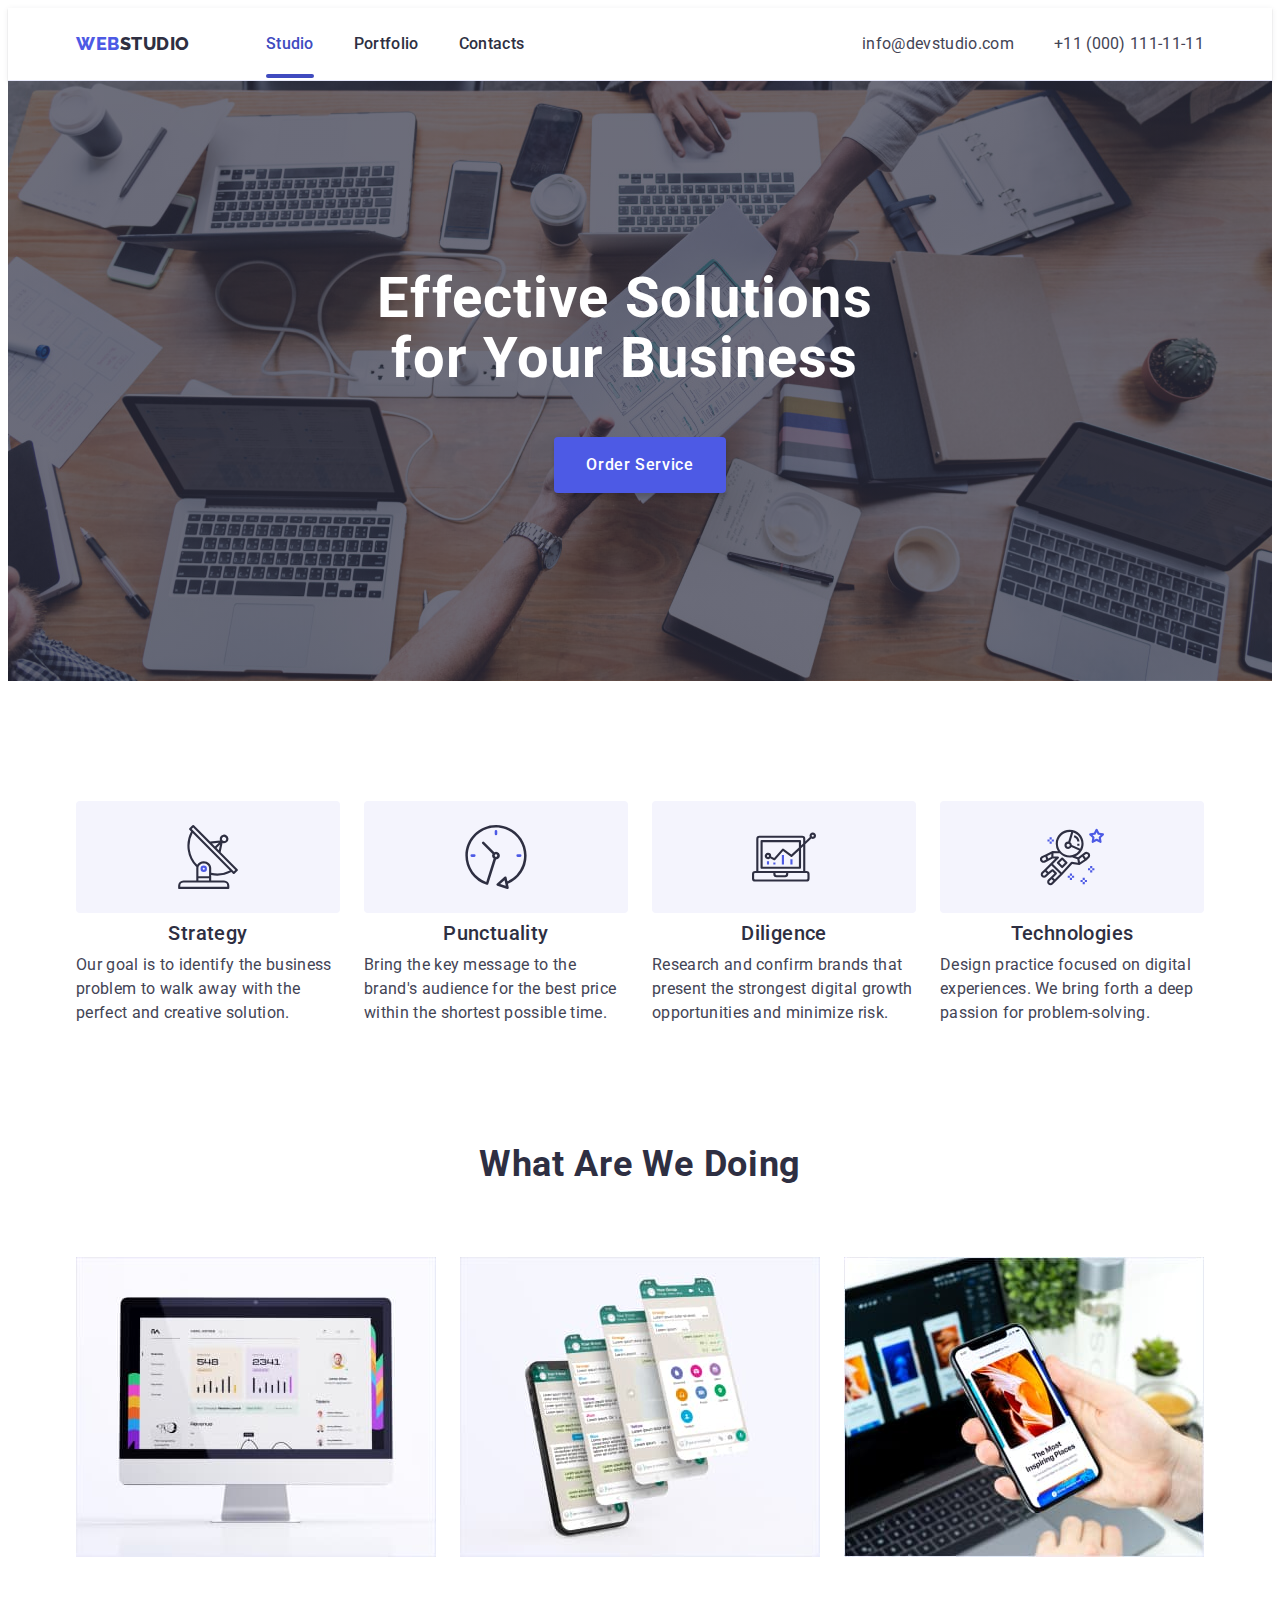
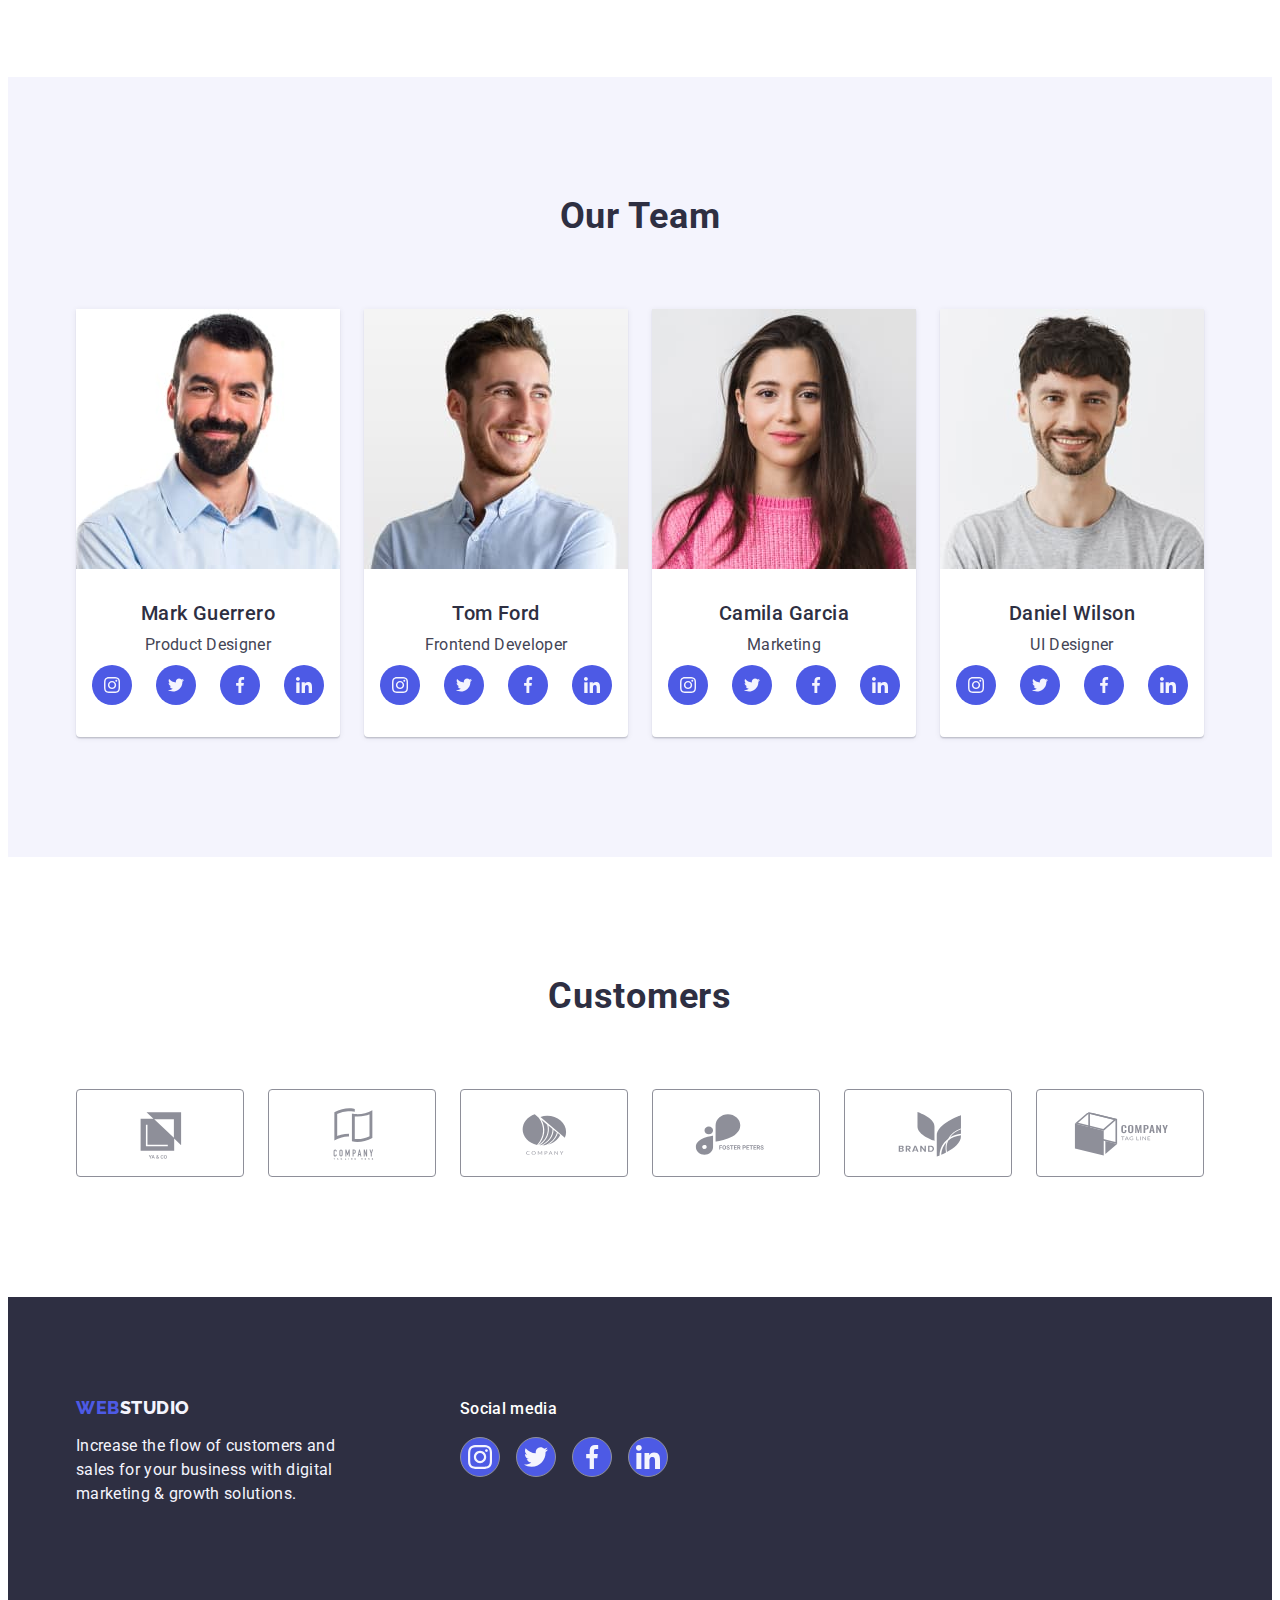
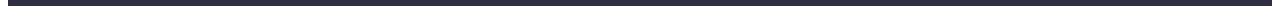
<file: index.html>
<!DOCTYPE html>
<html lang="en">
  <head>
    <meta charset="UTF-8" />
    <meta http-equiv="X-UA-Compatible" content="IE=edge" />
    <meta name="viewport" content="width=device-width, initial-scale=1.0" />
    <title>WebStudio - Studio</title>
    <link rel="preconnect" href="https://fonts.googleapis.com" />
    <link rel="preconnect" href="https://fonts.gstatic.com" crossorigin />
    <link
      href="https://fonts.googleapis.com/css2?family=Raleway:wght@800&family=Roboto:wght@400;500;700;900&display=swap"
      rel="stylesheet"
    />
    <link
      rel="stylesheet"
      href="https://cdnjs.cloudflare.com/ajax/libs/modern-normalize/2.0.0/modern-normalize.min.css"
      integrity="sha512-4xo8blKMVCiXpTaLzQSLSw3KFOVPWhm/TRtuPVc4WG6kUgjH6J03IBuG7JZPkcWMxJ5huwaBpOpnwYElP/m6wg=="
      crossorigin="anonymous"
      referrerpolicy="no-referrer"
    />
    <link rel="stylesheet" href="./css/styles.css" />
  </head>

  <body>
    <header class="header">
      <div class="header-container container">
        <!-- NAVIGATION ------------------->
        <nav class="header-nav">
          <a href="./index.html" class="header-logo link"
            >Web<span class="header-logo-span">Studio</span></a
          >
          <ul class="header-nav-list list">
            <li>
              <a
                href="./index.html"
                class="header-nav-list-item-link link current"
                >Studio</a
              >
            </li>
            <li>
              <a href="./portfolio.html" class="header-nav-list-item-link link"
                >Portfolio</a
              >
            </li>
            <li>
              <a href="" class="header-nav-list-item-link link">Contacts</a>
            </li>
          </ul>
        </nav>

        <!-- ADDRESS ------------------->
        <address class="address">
          <ul class="address-list list">
            <li>
              <a
                href="mailto:info@devstudio.com"
                class="header-address-list-item-link link"
                >info@devstudio.com</a
              >
            </li>
            <li>
              <a
                href="tel:+110001111111"
                class="header-address-list-item-link link"
                >+11 (000) 111-11-11</a
              >
            </li>
          </ul>
        </address>
      </div>
    </header>

    <main>
      <!-- SECTION-ONE ------------------->
      <section class="section-one">
        <div class="container-hero container">
          <h1 class="main-index-title">
            Effective Solutions for Your Business
          </h1>
          <button type="button" class="index-button" data-modal-open>
            Order Service
          </button>
        </div>
      </section>

      <!-- SECTION-TWO ------------------->
      <section class="section-two">
        <div class="container">
          <h2 class="visually-hidden">Our preference</h2>
          <ul class="menu-list list">
            <li class="menu-list-item">
              <div class="hero-icons">
                <svg class="hero-icons-svg" width="64" height="64">
                  <use href="./images/icons.svg#hero-icons-svg-1-antenna"></use>
                </svg>
              </div>
              <h3 class="title">Strategy</h3>
              <p class="menu-paragraph">
                Our goal is to identify the business problem to walk away with
                the perfect and creative solution.
              </p>
            </li>
            <li class="menu-list-item">
              <div class="hero-icons">
                <svg class="hero-icons-svg" width="64" height="64">
                  <use href="./images/icons.svg#hero-icons-svg-2-clock"></use>
                </svg>
              </div>
              <h3 class="title">Punctuality</h3>
              <p class="menu-paragraph">
                Bring the key message to the brand's audience for the best price
                within the shortest possible time.
              </p>
            </li>
            <li class="menu-list-item">
              <div class="hero-icons">
                <svg class="hero-icons-svg" width="64" height="64">
                  <use href="./images/icons.svg#hero-icons-svg-3-diagram"></use>
                </svg>
              </div>
              <h3 class="title">Diligence</h3>
              <p class="menu-paragraph">
                Research and confirm brands that present the strongest digital
                growth opportunities and minimize risk.
              </p>
            </li>
            <li class="menu-list-item">
              <div class="hero-icons">
                <svg class="hero-icons-svg" width="64" height="64">
                  <use
                    href="./images/icons.svg#hero-icons-svg-4-astronaut"
                  ></use>
                </svg>
              </div>
              <h3 class="title">Technologies</h3>
              <p class="menu-paragraph">
                Design practice focused on digital experiences. We bring forth a
                deep passion for problem-solving.
              </p>
            </li>
          </ul>
        </div>
      </section>

      <!-- SECTION-THREE ----------------->
      <section class="section-three">
        <div class="container-app container">
          <h2 class="subtitle">What are we doing</h2>
          <ul class="app-list list">
            <li class="app-list-item">
              <img
                src="./images/index-doing-01.jpg"
                alt="Desktops app img"
                width="360"
                height="300"
              />
            </li>
            <li class="app-list-item">
              <img
                src="./images/index-doing-02.jpg"
                alt="Messengers app img"
                width="360"
                height="300"
              />
            </li>
            <li class="app-list-item">
              <img
                src="./images/index-doing-03.jpg"
                alt="Mobiles app img"
                width="360"
                height="300"
              />
            </li>
          </ul>
        </div>
      </section>

      <!-- SECTION-FOUR ------------------>
      <section class="section-four">
        <div class="container">
          <h2 class="subtitle">Our Team</h2>
          <ul class="team list">
            <li class="team-item">
              <img
                src="./images/index-team-01.jpg"
                alt="Product Designer photo"
                width="264"
                height="260"
              />
              <div class="team-box">
                <h3 class="title">Mark Guerrero</h3>
                <p class="team-paragraph">Product Designer</p>

                <ul class="team-social list">
                  <!-- instagram -->
                  <li class="team-social-item">
                    <a class="team-social-icon link" href="#">
                      <svg class="team-svg" width="16" height="16">
                        <use href="./images/icons.svg#ico-1-instagram"></use>
                      </svg>
                    </a>
                  </li>
                  <!-- twitter -->
                  <li class="team-social-item">
                    <a class="team-social-icon link" href="#">
                      <svg class="team-svg" width="16" height="16">
                        <use href="./images/icons.svg#ico-2-twitter"></use>
                      </svg>
                    </a>
                  </li>
                  <!-- facebook -->
                  <li class="team-social-item">
                    <a class="team-social-icon link" href="#">
                      <svg class="team-svg" width="16" height="16">
                        <use href="./images/icons.svg#ico-3-facebook"></use>
                      </svg>
                    </a>
                  </li>
                  <!-- linkedin -->
                  <li class="team-social-item">
                    <a class="team-social-icon link" href="#">
                      <svg class="team-svg" width="16" height="16">
                        <use href="./images/icons.svg#ico-4-linkedin"></use>
                      </svg>
                    </a>
                  </li>
                </ul>
              </div>
            </li>
            <li class="team-item">
              <img
                src="./images/index-team-02.jpg"
                alt="Frontend Developer photo"
                width="264"
                height="260"
              />
              <div class="team-box">
                <h3 class="title">Tom Ford</h3>
                <p class="team-paragraph">Frontend Developer</p>
                <ul class="team-social list">
                  <!-- instagram -->
                  <li class="team-social-item">
                    <a class="team-social-icon link" href="#">
                      <svg class="team-svg" width="16" height="16">
                        <use href="./images/icons.svg#ico-1-instagram"></use>
                      </svg>
                    </a>
                  </li>
                  <!-- twitter -->
                  <li class="team-social-item">
                    <a class="team-social-icon link" href="#">
                      <svg class="team-svg" width="16" height="16">
                        <use href="./images/icons.svg#ico-2-twitter"></use>
                      </svg>
                    </a>
                  </li>
                  <!-- facebook -->
                  <li class="team-social-item">
                    <a class="team-social-icon link" href="#">
                      <svg class="team-svg" width="16" height="16">
                        <use href="./images/icons.svg#ico-3-facebook"></use>
                      </svg>
                    </a>
                  </li>
                  <!-- linkedin -->
                  <li class="team-social-item">
                    <a class="team-social-icon link" href="#">
                      <svg class="team-svg" width="16" height="16">
                        <use href="./images/icons.svg#ico-4-linkedin"></use>
                      </svg>
                    </a>
                  </li>
                </ul>
              </div>
            </li>
            <li class="team-item">
              <img
                src="./images/index-team-03.jpg"
                alt="Marketer photo"
                width="264"
                height="260"
              />
              <div class="team-box">
                <h3 class="title">Camila Garcia</h3>
                <p class="team-paragraph">Marketing</p>
                <ul class="team-social list">
                  <!-- instagram -->
                  <li class="team-social-item">
                    <a class="team-social-icon link" href="#">
                      <svg class="team-svg" width="16" height="16">
                        <use href="./images/icons.svg#ico-1-instagram"></use>
                      </svg>
                    </a>
                  </li>
                  <!-- twitter -->
                  <li class="team-social-item">
                    <a class="team-social-icon link" href="#">
                      <svg class="team-svg" width="16" height="16">
                        <use href="./images/icons.svg#ico-2-twitter"></use>
                      </svg>
                    </a>
                  </li>
                  <!-- facebook -->
                  <li class="team-social-item">
                    <a class="team-social-icon link" href="#">
                      <svg class="team-svg" width="16" height="16">
                        <use href="./images/icons.svg#ico-3-facebook"></use>
                      </svg>
                    </a>
                  </li>
                  <!-- linkedin -->
                  <li class="team-social-item">
                    <a class="team-social-icon link" href="#">
                      <svg class="team-svg" width="16" height="16">
                        <use href="./images/icons.svg#ico-4-linkedin"></use>
                      </svg>
                    </a>
                  </li>
                </ul>
              </div>
            </li>
            <li class="team-item">
              <img
                src="./images/index-team-04.jpg"
                alt="UI Designer photo"
                width="264"
                height="260"
              />
              <div class="team-box">
                <h3 class="title">Daniel Wilson</h3>
                <p class="team-paragraph">UI Designer</p>
                <ul class="team-social list">
                  <!-- instagram -->
                  <li class="team-social-item">
                    <a class="team-social-icon link" href="#">
                      <svg class="team-svg" width="16" height="16">
                        <use href="./images/icons.svg#ico-1-instagram"></use>
                      </svg>
                    </a>
                  </li>
                  <!-- twitter -->
                  <li class="team-social-item">
                    <a class="team-social-icon link" href="#">
                      <svg class="team-svg" width="16" height="16">
                        <use href="./images/icons.svg#ico-2-twitter"></use>
                      </svg>
                    </a>
                  </li>
                  <!-- facebook -->
                  <li class="team-social-item">
                    <a class="team-social-icon link" href="#">
                      <svg class="team-svg" width="16" height="16">
                        <use href="./images/icons.svg#ico-3-facebook"></use>
                      </svg>
                    </a>
                  </li>
                  <!-- linkedin -->
                  <li class="team-social-item">
                    <a class="team-social-icon link" href="#">
                      <svg class="team-svg" width="16" height="16">
                        <use href="./images/icons.svg#ico-4-linkedin"></use>
                      </svg>
                    </a>
                  </li>
                </ul>
              </div>
            </li>
          </ul>
        </div>
      </section>

      <!-- SECTION-FIVE ------------------>
      <section class="section-five">
        <div class="container">
          <h2 class="subtitle">Customers</h2>
          <ul class="customers-list list">
            <!-- customers-logo-1 -->
            <li class="customers-item">
              <a href="#" class="customers-link link">
                <svg class="customers-icon" width="104" height="56">
                  <use href="./images/icons.svg#customers-logo-1"></use>
                </svg>
              </a>
            </li>
            <!-- customers-logo-2 -->
            <li class="customers-item">
              <a href="#" class="customers-link link">
                <svg class="customers-icon" width="104" height="56">
                  <use href="./images/icons.svg#customers-logo-2"></use>
                </svg>
              </a>
            </li>
            <!-- customers-logo-3 -->
            <li class="customers-item">
              <a href="#" class="customers-link link">
                <svg class="customers-icon" width="104" height="56">
                  <use href="./images/icons.svg#customers-logo-3"></use>
                </svg>
              </a>
            </li>
            <!-- customers-logo-4 -->
            <li class="customers-item">
              <a href="#" class="customers-link link">
                <svg class="customers-icon" width="104" height="56">
                  <use href="./images/icons.svg#customers-logo-4"></use>
                </svg>
              </a>
            </li>
            <!-- customers-logo-5 -->
            <li class="customers-item">
              <a href="#" class="customers-link link">
                <svg class="customers-icon" width="104" height="56">
                  <use href="./images/icons.svg#customers-logo-5"></use>
                </svg>
              </a>
            </li>
            <!-- customers-logo-6 -->
            <li class="customers-item">
              <a href="#" class="customers-link link">
                <svg class="customers-icon" width="104" height="56">
                  <use href="./images/icons.svg#customers-logo-6"></use>
                </svg>
              </a>
            </li>
          </ul>
        </div>
      </section>
    </main>

    <!-- SECTION-FOOTER ---------------->
    <footer class="footer">
      <div class="footer-container container">
        <div class="footer-block">
          <a href="./index.html" class="footer-logo link"
            >Web<span class="footer-logo-span">Studio</span></a
          >
          <p class="footer-paragraph">
            Increase the flow of customers and sales for your business with
            digital marketing & growth solutions.
          </p>
        </div>

        <!------- FOOTER SOCIAL --------->
        <div class="footer-block">
          <!-- <div class="footer-social"> -->
          <p class="footer-social-paragraph">Social media</p>
          <ul class="footer-social-list list">
            <!-- footer-instagram -->
            <li class="footer-social-items">
              <a href="#" class="footer-social-link link">
                <svg class="footer-social-svg" width="24" height="24">
                  <use href="./images/icons.svg#ico-1-instagram"></use>
                </svg>
              </a>
            </li>
            <!-- footer-twitter -->
            <li class="footer-social-items">
              <a href="#" class="footer-social-link link">
                <svg class="footer-social-svg" width="24" height="24">
                  <use href="./images/icons.svg#ico-2-twitter"></use>
                </svg>
              </a>
            </li>
            <!-- footer-facebook -->
            <li class="footer-social-items">
              <a href="#" class="footer-social-link link">
                <svg class="footer-social-svg" width="24" height="24">
                  <use href="./images/icons.svg#ico-3-facebook"></use>
                </svg>
              </a>
            </li>
            <!-- footer-linkedin -->
            <li class="footer-social-items">
              <a href="#" class="footer-social-link link">
                <svg class="footer-social-svg" width="24" height="24">
                  <use href="./images/icons.svg#ico-4-linkedin"></use>
                </svg>
              </a>
            </li>
          </ul>
        </div>
      </div>
    </footer>
    <div class="backdrop is-hidden" data-modal>
      <div class="modal">
        <button type="button" class="modal-button" data-modal-close>
          <svg class="modal-button-svg" width="8" height="8">
            <use href="./images/icons.svg#modal-x"></use>
          </svg>
        </button>
      </div>
    </div>
    <script src="./js/modal.js"></script>
  </body>
  <!-- HAPPY-END --------------------->
</html>
</file>
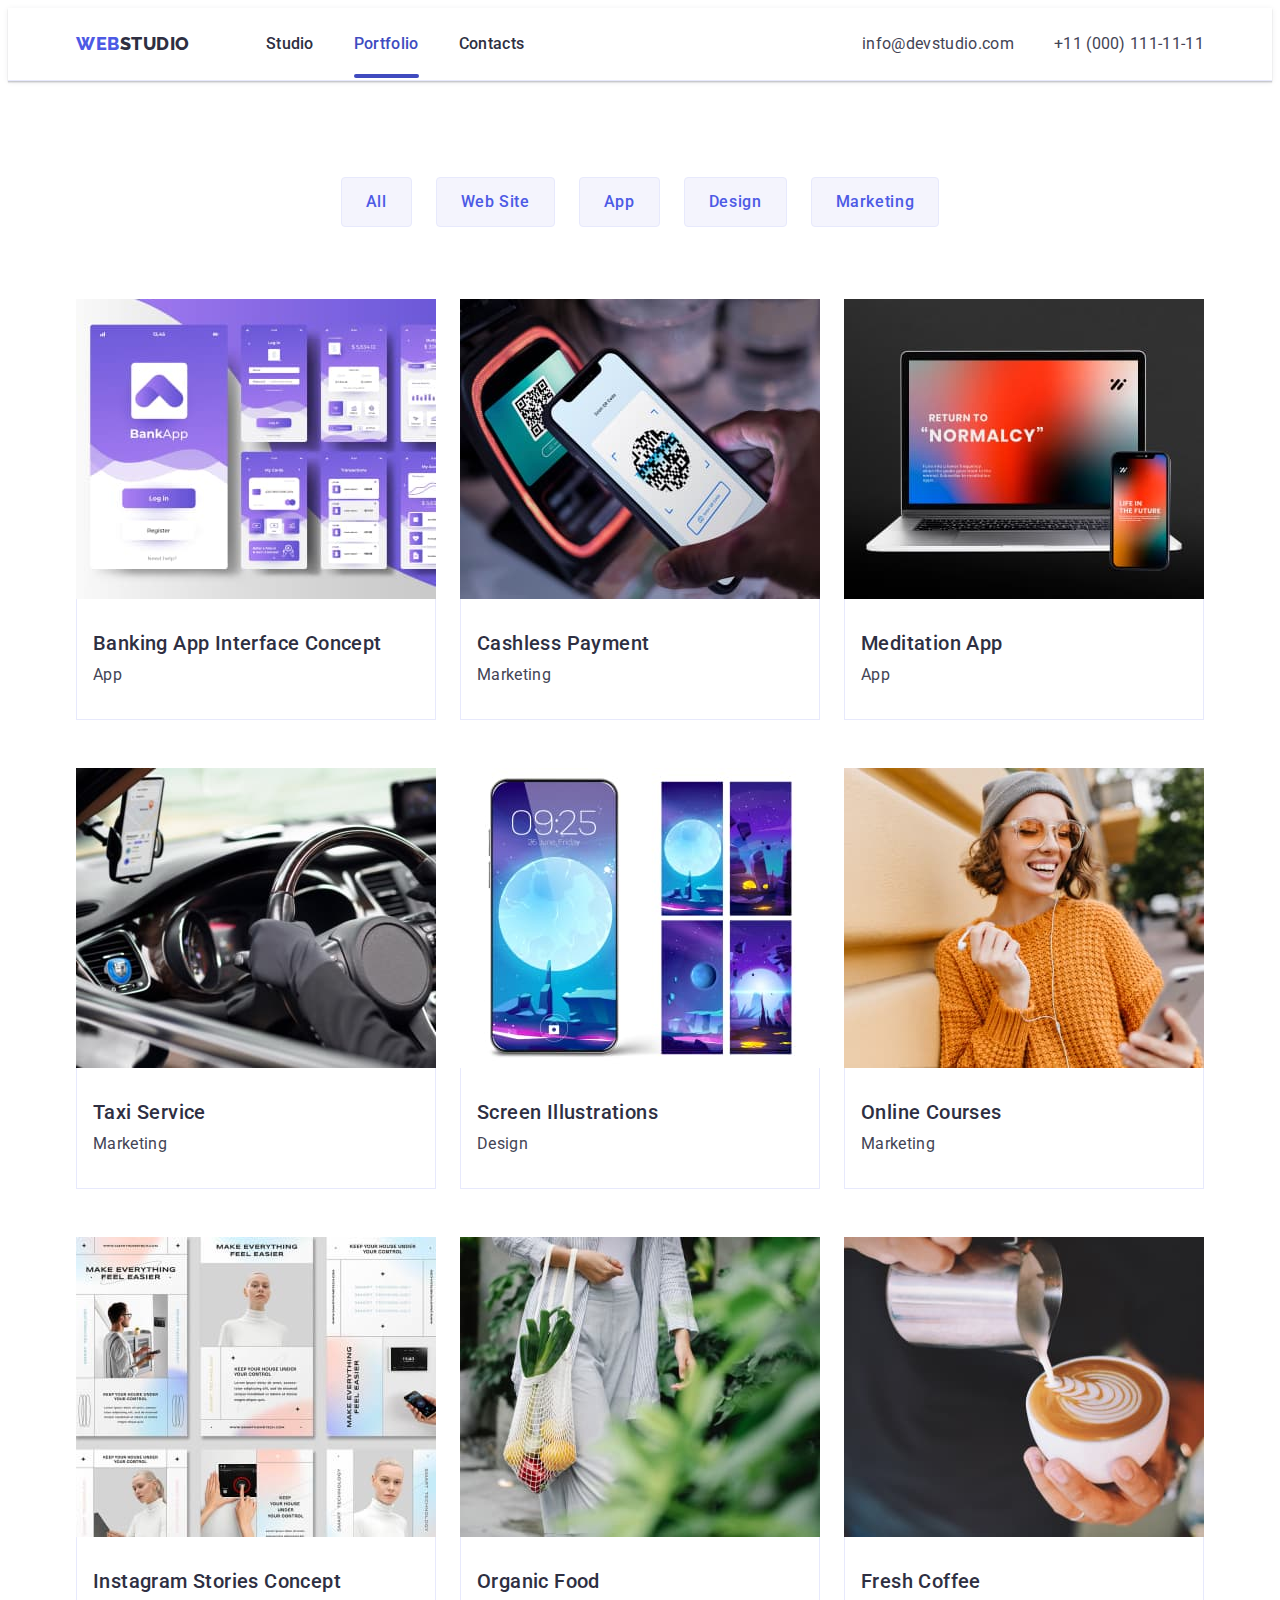
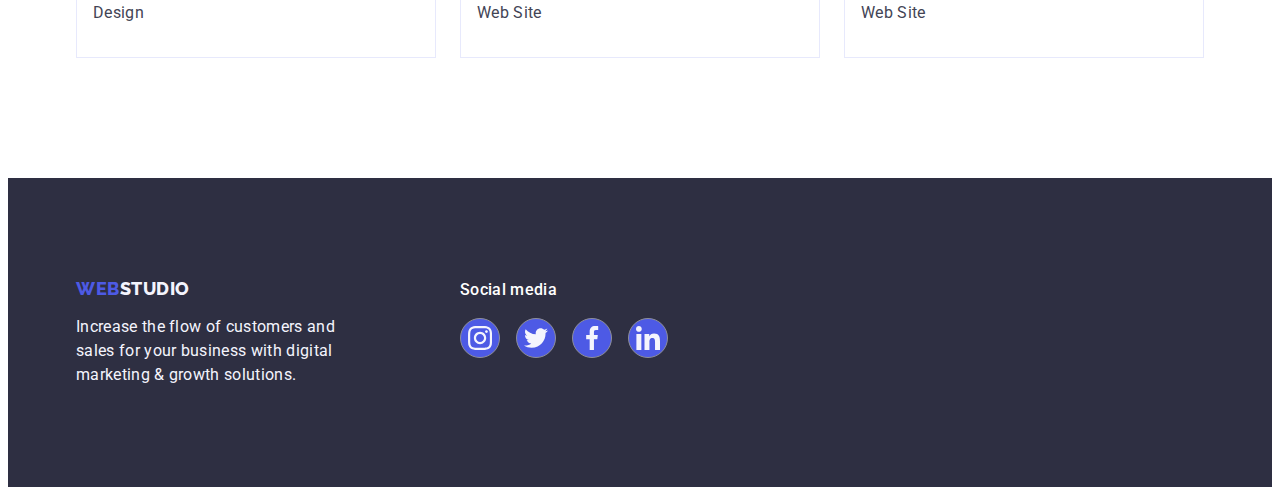
<file: portfolio.html>
<!DOCTYPE html>
<html lang="en">
  <head>
    <meta charset="UTF-8" />
    <meta http-equiv="X-UA-Compatible" content="IE=edge" />
    <meta name="viewport" content="width=device-width, initial-scale=1.0" />
    <title>Portfolio</title>
    <link rel="preconnect" href="https://fonts.googleapis.com" />
    <link rel="preconnect" href="https://fonts.gstatic.com" crossorigin />
    <link
      href="https://fonts.googleapis.com/css2?family=Raleway:wght@800&family=Roboto:wght@400;500;700;900&display=swap"
      rel="stylesheet"
    />
    <link
      rel="stylesheet"
      href="https://cdnjs.cloudflare.com/ajax/libs/modern-normalize/2.0.0/modern-normalize.min.css"
      integrity="sha512-4xo8blKMVCiXpTaLzQSLSw3KFOVPWhm/TRtuPVc4WG6kUgjH6J03IBuG7JZPkcWMxJ5huwaBpOpnwYElP/m6wg=="
      crossorigin="anonymous"
      referrerpolicy="no-referrer"
    />
    <link rel="stylesheet" href="./css/styles.css" />
  </head>

  <body>
    <header class="header">
      <div class="header-container container">
        <!-- NAVIGATION ------------------->
        <nav class="header-nav">
          <a href="./index.html" class="header-logo link"
            >Web<span class="header-logo-span">Studio</span></a
          >
          <ul class="header-nav-list list">
            <li>
              <a href="./index.html" class="header-nav-list-item-link link"
                >Studio</a
              >
            </li>
            <li>
              <a
                href="./portfolio.html"
                class="header-nav-list-item-link link current"
                >Portfolio</a
              >
            </li>
            <li>
              <a href="" class="header-nav-list-item-link link">Contacts</a>
            </li>
          </ul>
        </nav>

        <!-- ADDRESS ------------------->
        <address class="address">
          <ul class="address-list list">
            <li>
              <a
                href="mailto:info@devstudio.com"
                class="header-address-list-item-link link"
                >info@devstudio.com</a
              >
            </li>
            <li>
              <a
                href="tel:+110001111111"
                class="header-address-list-item-link link"
                >+11 (000) 111-11-11</a
              >
            </li>
          </ul>
        </address>
      </div>
    </header>

    <main>
      <!-- SECTION-MAIN-PORTFOLIO ----------------------------->
      <section class="section-portfolio-category">
        <!-- PORTFOLIO-CATEGORY-BUTTON-FILTER ----->
        <div class="container">
          <h1 class="visually-hidden">Portfolio Category</h1>
          <ul class="category-filter list">
            <li>
              <button type="button" class="button-filter">All</button>
            </li>
            <li>
              <button type="button" class="button-filter">Web Site</button>
            </li>
            <li>
              <button type="button" class="button-filter">App</button>
            </li>
            <li>
              <button type="button" class="button-filter">Design</button>
            </li>
            <li>
              <button type="button" class="button-filter">Marketing</button>
            </li>
          </ul>

          <!-- PORTFOLIO-CATEGORY-LIST ------------->
          <ul class="category-list list">
            <li class="category-item">
              <a href="./index.html" class="overlay-link link">
                <div class="overlay-box">
                  <img
                    src="./images/portfolio-01.jpg"
                    alt="Banking App Interface Concept"
                    class="portfolio-images"
                    width="360"
                    height="300"
                  />
                  <p class="overlay-text">
                    14 Stylish and User-Friendly App Design Concepts · Task
                    Manager App · Calorie Tracker App · Exotic Fruit Ecommerce
                    App · Cloud Storage App
                  </p>
                </div>
                <div class="category-box">
                  <h2 class="category-title-box title">
                    Banking App Interface Concept
                  </h2>
                  <p class="category-paragraph">App</p>
                </div>
              </a>
            </li>
            <li class="category-item">
              <a href="./index.html" class="overlay-link link">
                <div class="overlay-box">
                  <img
                    src="./images/portfolio-02.jpg"
                    alt="Cashless Payment"
                    class="portfolio-images"
                    width="360"
                    height="300"
                  />
                  <p class="overlay-text">
                    14 Stylish and User-Friendly App Design Concepts · Task
                    Manager App · Calorie Tracker App · Exotic Fruit Ecommerce
                    App · Cloud Storage App
                  </p>
                </div>
                <div class="category-box">
                  <h2 class="category-title-box title">Cashless Payment</h2>
                  <p class="category-paragraph">Marketing</p>
                </div>
              </a>
            </li>
            <li class="category-item">
              <a href="./index.html" class="overlay-link link">
                <div class="overlay-box">
                  <img
                    src="./images/portfolio-03.jpg"
                    alt="Meditation App"
                    class="portfolio-images"
                    width="360"
                    height="300"
                  />
                  <p class="overlay-text">
                    14 Stylish and User-Friendly App Design Concepts · Task
                    Manager App · Calorie Tracker App · Exotic Fruit Ecommerce
                    App · Cloud Storage App
                  </p>
                </div>
                <div class="category-box">
                  <h2 class="category-title-box title">Meditation App</h2>
                  <p class="category-paragraph">App</p>
                </div>
              </a>
            </li>
            <li class="category-item">
              <a href="./index.html" class="overlay-link link">
                <div class="overlay-box">
                  <img
                    src="./images/portfolio-04.jpg"
                    alt="Taxi Service"
                    class="portfolio-images"
                    width="360"
                    height="300"
                  />
                  <p class="overlay-text">
                    14 Stylish and User-Friendly App Design Concepts · Task
                    Manager App · Calorie Tracker App · Exotic Fruit Ecommerce
                    App · Cloud Storage App
                  </p>
                </div>
                <div class="category-box">
                  <h2 class="category-title-box title">Taxi Service</h2>
                  <p class="category-paragraph">Marketing</p>
                </div>
              </a>
            </li>
            <li class="category-item">
              <a href="./index.html" class="overlay-link link">
                <div class="overlay-box">
                  <img
                    src="./images/portfolio-05.jpg"
                    alt="Screen Illustrations"
                    class="portfolio-images"
                    width="360"
                    height="300"
                  />
                  <p class="overlay-text">
                    14 Stylish and User-Friendly App Design Concepts · Task
                    Manager App · Calorie Tracker App · Exotic Fruit Ecommerce
                    App · Cloud Storage App
                  </p>
                </div>
                <div class="category-box">
                  <h2 class="category-title-box title">Screen Illustrations</h2>
                  <p class="category-paragraph">Design</p>
                </div>
              </a>
            </li>
            <li class="category-item">
              <a href="./index.html" class="overlay-link link">
                <div class="overlay-box">
                  <img
                    src="./images/portfolio-06.jpg"
                    alt="Online Courses"
                    class="portfolio-images"
                    width="360"
                    height="300"
                  />
                  <p class="overlay-text">
                    14 Stylish and User-Friendly App Design Concepts · Task
                    Manager App · Calorie Tracker App · Exotic Fruit Ecommerce
                    App · Cloud Storage App
                  </p>
                </div>
                <div class="category-box">
                  <h2 class="category-title-box title">Online Courses</h2>
                  <p class="category-paragraph">Marketing</p>
                </div>
              </a>
            </li>
            <li class="category-item">
              <a href="./index.html" class="overlay-link link">
                <div class="overlay-box">
                  <img
                    src="./images/portfolio-07.jpg"
                    alt="Instagram Stories Concept"
                    class="portfolio-images"
                    width="360"
                    height="300"
                  />
                  <p class="overlay-text">
                    14 Stylish and User-Friendly App Design Concepts · Task
                    Manager App · Calorie Tracker App · Exotic Fruit Ecommerce
                    App · Cloud Storage App
                  </p>
                </div>
                <div class="category-box">
                  <h2 class="category-title-box title">
                    Instagram Stories Concept
                  </h2>
                  <p class="category-paragraph">Design</p>
                </div>
              </a>
            </li>
            <li class="category-item">
              <a href="./index.html" class="overlay-link link">
                <div class="overlay-box">
                  <img
                    src="./images/portfolio-08.jpg"
                    alt="Organic Food"
                    class="portfolio-images"
                    width="360"
                    height="300"
                  />
                  <p class="overlay-text">
                    14 Stylish and User-Friendly App Design Concepts · Task
                    Manager App · Calorie Tracker App · Exotic Fruit Ecommerce
                    App · Cloud Storage App
                  </p>
                </div>
                <div class="category-box">
                  <h2 class="category-title-box title">Organic Food</h2>
                  <p class="category-paragraph">Web Site</p>
                </div>
              </a>
            </li>
            <li class="category-item">
              <a href="./index.html" class="overlay-link link">
                <div class="overlay-box">
                  <img
                    src="./images/portfolio-09.jpg"
                    alt="Fresh Coffee"
                    class="portfolio-images"
                    width="360"
                    height="300"
                  />
                  <p class="overlay-text">
                    14 Stylish and User-Friendly App Design Concepts · Task
                    Manager App · Calorie Tracker App · Exotic Fruit Ecommerce
                    App · Cloud Storage App
                  </p>
                </div>
                <div class="category-box">
                  <h2 class="category-title-box title">Fresh Coffee</h2>
                  <p class="category-paragraph">Web Site</p>
                </div>
              </a>
            </li>
          </ul>
        </div>
      </section>
    </main>

    <!-- SECTION-FOOTER ---------------->
    <footer class="footer">
      <div class="footer-container container">
        <div class="footer-block">
          <a href="./index.html" class="footer-logo link"
            >Web<span class="footer-logo-span">Studio</span></a
          >
          <p class="footer-paragraph">
            Increase the flow of customers and sales for your business with
            digital marketing & growth solutions.
          </p>
        </div>

        <!------- FOOTER SOCIAL --------->
        <div class="footer-block">
          <!-- <div class="footer-social"> -->
          <p class="footer-social-paragraph">Social media</p>
          <ul class="footer-social-list list">
            <!-- footer-instagram -->
            <li class="footer-social-items">
              <a href="#" class="footer-social-link link">
                <svg class="footer-social-svg" width="24" height="24">
                  <use href="./images/icons.svg#ico-1-instagram"></use>
                </svg>
              </a>
            </li>
            <!-- footer-twitter -->
            <li class="footer-social-items">
              <a href="#" class="footer-social-link link">
                <svg class="footer-social-svg" width="24" height="24">
                  <use href="./images/icons.svg#ico-2-twitter"></use>
                </svg>
              </a>
            </li>
            <!-- footer-facebook -->
            <li class="footer-social-items">
              <a href="#" class="footer-social-link link">
                <svg class="footer-social-svg" width="24" height="24">
                  <use href="./images/icons.svg#ico-3-facebook"></use>
                </svg>
              </a>
            </li>
            <!-- footer-linkedin -->
            <li class="footer-social-items">
              <a href="#" class="footer-social-link link">
                <svg class="footer-social-svg" width="24" height="24">
                  <use href="./images/icons.svg#ico-4-linkedin"></use>
                </svg>
              </a>
            </li>
          </ul>
        </div>
      </div>
    </footer>
    <script src="./js/modal.js"></script>
  </body>
  <!-- HAPPY-END --------------------->
</html>
</file>
<file: css/styles.css>
:root {
  --body-background-color: #ffffff;
  --body-text-color: #434455;
  --logo-color: #4d5ae5;
  --logo-header-span-color: #2e2f42;
  --logo-footer-span-color: #f4f4fd;
  --paragraph-color: #434455;
  --color-grey: #2e2f42;
  --footer-social-svg-fill: #f4f4fd;
}

/*--RESET-----------------------*/

*,
*::before,
*::after {
  box-sizing: border-box;
}

h1,
h2,
h3,
h4,
h5,
h6,
p {
  margin-top: 0;
  margin-bottom: 0;
}

ul,
ol {
  list-style: none;
  margin: 0;
  margin-top: 0;
  margin-bottom: 0;
  padding-left: 0;
}

img {
  display: block;
}

.list {
  list-style: none;
  margin: 0;
  padding-left: 0;
}

.link {
  text-decoration: none;
}

/*--GLOBAL-----------------------*/

body {
  font-family: "Roboto", sans-serif;
  color: var(--body-text-color);
  background-color: var(--body-background-color);
}

.container {
  width: 1158px;
  margin: 0 auto;
  padding-right: 15px;
  padding-left: 15px;
}

.visually-hidden {
  position: absolute;
  width: 1px;
  height: 1px;
  margin: -1px;
  border: 0;
  padding: 0;
  white-space: nowrap;
  clip-path: inset(100%);
  clip: rect(0 0 0 0);
  overflow: hidden;
}

/*-- HEADER ---------------------*/

.header {
  border-bottom: 1px solid #e7e9fc;
  padding-top: 24px;
  padding-bottom: 24px;
  box-shadow: 0px 2px 1px rgba(46, 47, 66, 0.08),
    0px 1px 1px rgba(46, 47, 66, 0.16), 0px 1px 6px rgba(46, 47, 66, 0.08);
}

.header-container {
  display: flex;
  justify-content: space-between;
  align-items: center;
}

.header-nav {
  display: flex;
  align-items: center;
}

.header-logo {
  font-family: "Raleway", sans-serif;
  font-weight: 800;
  font-size: 18px;
  line-height: 1.17;
  letter-spacing: 0.03em;
  text-transform: uppercase;
  color: var(--logo-color);
  align-self: center;
  margin-right: 76px;
}

.header-logo-span {
  color: var(--logo-header-span-color);
}

.header-nav-list {
  display: flex;
  gap: 40px;
}

.header-nav-list-item-link {
  font-size: 16px;
  line-height: 1.5;
  letter-spacing: 0.02em;
  font-weight: 500;
  padding-top: 24px;
  padding-bottom: 24px;
  color: var(--color-grey);
  transition: color 250ms cubic-bezier(0.4, 0, 0.2, 1);
}

.header-nav-list-item-link:hover,
.header-nav-list-item-link:focus,
.header-nav-list-item-link:active {
  color: #404bbf;
}

.address {
  font-style: normal;
  gap: 40px;
}

.address-list {
  display: flex;
  gap: 40px;
}

.header-address-list-item-link {
  font-weight: 400;
  font-size: 16px;
  line-height: 1.5;
  letter-spacing: 0.02em;
  color: #434455;
  transition: color 250ms cubic-bezier(0.4, 0, 0.2, 1);
}

.header-address-list-item-link:hover,
.header-address-list-item-link:focus,
.header-address-list-item-link:active {
  color: #404bbf;
}

/*--- SECTION-INDEX-ONE --------------*/

.section-one {
  background-position: center;
  background-color: var(--color-grey);
  background-size: cover;
  background-image: linear-gradient(
      to bottom,
      rgba(46, 47, 66, 0.7),
      rgba(46, 47, 66, 0.7)
    ),
    url(../images/people-office.jpg);
  background-repeat: no-repeat;
  padding: 188px 0px;
  max-width: 1440px;
  margin: 0 auto;
}

.container-hero {
  display: flex;
  flex-direction: column;
  padding: 0 316px;
}

.main-index-title {
  font-weight: 700;
  font-size: 56px;
  line-height: 1.07;
  letter-spacing: 0.02em;
  text-align: center;
  padding-bottom: 48px;
  max-width: 496px;
  color: #ffffff;
}

.index-button {
  display: block;
  padding: 16px 32px;
  align-self: center;
  min-width: 169px;
  height: 56px;
  border: none;
  font-size: 16px;
  line-height: 1.5;
  letter-spacing: 0.04em;
  color: #ffffff;
  background-color: #4d5ae5;
  border-radius: 4px;
  font-family: "Roboto", sans-serif;
  font-weight: 500;
  box-shadow: 0px 4px 4px rgba(0, 0, 0, 0.15);
  cursor: pointer;
  transition: background-color 250ms cubic-bezier(0.4, 0, 0.2, 1);
}

.index-button:focus {
  background-color: #404bbf;
}

.index-button:hover {
  background: #404bbf;
  box-shadow: 0px 4px 4px rgba(0, 0, 0, 0.15);
}

/*--- SECTION-INDEX-TWO --------------*/

.section-two {
  padding: 120px 0;
}

.menu-list {
  display: flex;
  gap: 24px;
}

.menu-list-item {
  width: 264px;
}

.hero-icons {
  display: flex;
  width: 264px;
  height: 112px;
  align-items: center;
  justify-content: center;
  margin-bottom: 8px;
  border-radius: 4px;
  background: #f4f4fd;
}

.hero-icons-svg {
  margin: 24px 100px;
}

.menu-list-item > h3 {
  margin-bottom: 8px;
}

.menu-paragraph {
  font-style: normal;
  font-weight: 400;
  font-size: 16px;
  line-height: 1.5;
  letter-spacing: 0.02em;
  color: #434455;
}

.title {
  font-size: 20px;
  line-height: 1.2;
  font-weight: 500;
  letter-spacing: 0.02em;
  color: var(--color-grey);
  text-align: center;
  margin-bottom: 8px;
}

.team-paragraph {
  font-size: 16px;
  line-height: 1.5;
  letter-spacing: 0.02em;
  color: #434455;
  text-align: center;
}

/*--- SECTION-INDEX-THREE --------------*/

.section-three {
  padding-bottom: 120px;
}

.subtitle {
  font-weight: 700;
  font-size: 36px;
  line-height: 1.11;
  text-align: center;
  text-transform: capitalize;
  letter-spacing: 0.02em;
  color: var(--color-grey);
  margin-bottom: 72px;
}

.app-list {
  display: flex;
  gap: 24px;
}

.app-list-item {
  width: calc((100% - 48px) / 3);
}

/*--- SECTION-INDEX-FOUR --------------*/

.section-four {
  background-color: #f4f4fd;
  padding: 120px 0;
}

.team {
  display: flex;
  gap: 24px;
}

.team-item {
  display: flex;
  flex-direction: column;
  justify-content: center;
  align-items: center;
  width: calc((100% - 72px) / 4);
  box-shadow: 0px 1px 6px rgba(46, 47, 66, 0.08),
    0px 1px 1px rgba(46, 47, 66, 0.16), 0px 2px 1px rgba(46, 47, 66, 0.08);
  border-radius: 0px 0px 4px 4px;
  background-color: #ffffff;
}

.team-box {
  padding: 32px 0;
}

.team-social {
  display: flex;
  justify-content: center;
  margin-top: 8px;
  gap: 24px;
}

.team-social-item {
  width: 40px;
  height: 40px;
}

.team-social-icon {
  width: 100%;
  height: 100%;
  background-color: #4d5ae5;
  padding: 12px;
  border-radius: 50%;
  display: flex;
  align-items: center;
  justify-content: center;
  transition: background-color 250ms cubic-bezier(0.4, 0, 0.2, 1);
}

.team-social-icon:hover,
.team-social-icon:focus {
  background-color: #404bbf;
}

.team-svg {
  fill: #f4f4fd;
}

/*--- SECTION-INDEX-FIVE --------------*/

.section-five {
  padding-top: 120px;
  padding-bottom: 120px;
}

.customers-list {
  display: flex;
  gap: 24px;
}

.customers-item {
  display: inline-block;
  height: 88px;
  width: calc((100% - 120px) / 6);
}

.customers-item:hover,
.customers-item:focus {
  border: 1px solid #404bbf;
  border-radius: 4px;
}

.customers-link {
  width: 100%;
  height: 100%;
  border: 1px solid #8e8f99;
  color: #8e8f99;
  border-radius: 4px;
  display: flex;
  align-items: center;
  justify-content: center;
  padding: 16px 32px;
  transition: border-color 250ms cubic-bezier(0.4, 0, 0.2, 1),
    color 250ms cubic-bezier(0.4, 0, 0.2, 1);
}

.customers-link:hover,
.customers-link:focus {
  fill: #404bbf;
  color: #404bbf;
  border-color: #404bbf;
}

.customers-icon {
  fill: currentColor;
}

.customers-icon:hover,
.customers-icon:focus {
  fill: #404bbf;
}

/*-- PORTFOLIO-CATEGORY-BUTTON-FILTER -----*/

.section-portfolio-category {
  padding-top: 96px;
  padding-bottom: 120px;
}

.category-filter {
  display: flex;
  align-items: center;
  justify-content: center;
  gap: 24px;
  margin-bottom: 72px;
}

.button-filter {
  font-family: "Roboto", sans-serif;
  font-size: 16px;
  line-height: 1.5;
  color: #4d5ae5;
  background-color: #f4f4fd;
  border: 1px solid #e7e9fc;
  border-radius: 4px;
  font-weight: 500;
  letter-spacing: 0.04em;
  padding: 12px 24px;
  cursor: pointer;
  transition: color 250ms cubic-bezier(0.4, 0, 0.2, 1),
    background-color 250ms cubic-bezier(0.4, 0, 0.2, 1),
    border-color 250ms cubic-bezier(0.4, 0, 0.2, 1),
    box-shadow 250ms cubic-bezier(0.4, 0, 0.2, 1);
}

.button-filter:hover,
.button-filter:focus {
  color: #ffffff;
  background: #404bbf;
  border: 1px solid transparent;
  box-shadow: 0px 3px 1px rgba(0, 0, 0, 0.1), 0px 2px 1px rgba(0, 0, 0, 0.08),
    0px 2px 2px rgba(0, 0, 0, 0.12);
  border-radius: 4px;
}

/*-- PORTFOLIO-CATEGORY-LIST -----------*/

.category-box {
  padding: 32px 16px;
  border: 1px solid #e7e9fc;
  border-top: none;
}

.category-list {
  display: flex;
  flex-wrap: wrap;
}

.category-item {
  margin-right: 24px;
  margin-bottom: 48px;
  position: relative;
  overflow: hidden;
}

.category-item:focus,
.category-item:hover {
  box-shadow: 0px 1px 6px rgba(46, 47, 66, 0.08),
    0px 1px 1px rgba(46, 47, 66, 0.16), 0px 2px 1px rgba(46, 47, 66, 0.08);
}

.category-item:nth-child(3) {
  margin-right: 0;
}

.category-item:nth-child(6) {
  margin-right: 0;
}

.category-item:nth-child(7) {
  margin-bottom: 0;
}

.category-item:nth-child(8) {
  margin-bottom: 0;
}

.category-item:nth-child(9) {
  margin-bottom: 0;
  margin-right: 0;
}

.category-title-box {
  text-align: start;
  margin-bottom: 8px;
}

.category-paragraph {
  font-size: 16px;
  line-height: 1.5;
  letter-spacing: 0.02em;
  color: var(--paragraph-color);
}

/*-- OVERLAY --------------------*/

.overlay-box {
  position: relative;
  overflow: hidden;
}

.overlay-box:hover .overlay-text {
  transform: translateY(0);
}

.overlay-text {
  position: absolute;
  top: 0;
  font-size: 16px;
  line-height: 1.5;
  letter-spacing: 0.02em;
  color: #f4f4fd;
  padding: 40px 32px;
  background-color: #4d5ae5;
  height: 100%;
  width: 100%;
  transform: translateY(100%);
  transition: transform 250ms cubic-bezier(0.4, 0, 0.2, 1);
}

.overlay-link {
  display: block;
  transition: box-shadow 250ms cubic-bezier(0.4, 0, 0.2, 1);
}

.overlay-link:hover {
  box-shadow: 0px 1px 6px rgba(46, 47, 66, 0.08),
    0px 1px 1px rgba(46, 47, 66, 0.16), 0px 2px 1px rgba(46, 47, 66, 0.08);
}

.overlay-link:focus .overlay-text {
  transform: translateY(0%);
}

.overlay-link:focus,
.overlay-link:hover > .overlay-text {
  box-shadow: 0px 1px 6px rgba(46, 47, 66, 0.08),
    0px 1px 1px rgba(46, 47, 66, 0.16), 0px 2px 1px rgba(46, 47, 66, 0.08);
}

/*-- FOOTER --------------------*/

.footer {
  background-color: #2e2f42;
  padding: 100px 0;
}

.footer-container {
  display: flex;
  align-items: baseline;
}

.footer-block {
  margin-right: 120px;
}

.footer-logo {
  font-family: "Raleway", sans-serif;
  font-weight: 800;
  font-size: 18px;
  line-height: 1.17;
  letter-spacing: 0.03em;
  text-transform: uppercase;
  margin-bottom: 16px;
  display: inline-block;
  color: var(--logo-color);
}

.footer-logo-span {
  color: var(--logo-footer-span-color);
}

.footer-paragraph {
  font-size: 16px;
  line-height: 1.5;
  letter-spacing: 0.02em;
  color: #f4f4fd;
  max-width: 264px;
}

/*-- FOOTER SOCIAL -----------*/

.footer-social-paragraph {
  font-weight: 500;
  line-height: 1.5;
  letter-spacing: 0.02em;
  color: #ffffff;
  margin-bottom: 16px;
}

.footer-social-list {
  display: flex;
  gap: 16px;
}

.footer-social-items {
  width: 40px;
  height: 40px;
}

.footer-social-link {
  width: 100%;
  height: 100%;
  color: #8e8f99;
  border: 1px solid #8e8f99;
  background-color: #4d5ae5;
  border-radius: 50%;
  display: flex;
  align-items: center;
  justify-content: center;
  transition: background-color 250ms cubic-bezier(0.4, 0, 0.2, 1);
}

.footer-social-link:hover,
.footer-social-link:focus {
  color: #404bbf;
  border-color: #404bbf;
  background-color: #31d0aa;
}

.footer-social-svg {
  fill: var(--footer-social-svg-fill);
}

/*-- MODAL ------------*/

.backdrop {
  position: fixed;
  top: 0;
  left: 0;
  width: 100%;
  height: 100%;
  background-color: rgba(46, 47, 66, 0.4);
  transition: opacity 250ms cubic-bezier(0.4, 0, 0.2, 1),
    visibility 250ms cubic-bezier(0.4, 0, 0.2, 1);
}

.is-hidden {
  opacity: 0;
  visibility: hidden;
  pointer-events: none;
}

.modal {
  position: absolute;
  top: 50%;
  left: 50%;
  transform: translate(-50%, -50%) scale(1);
  width: 408px;
  min-height: 584px;
  background: #fcfcfc;
  box-shadow: 0px 1px 1px rgba(0, 0, 0, 0.14), 0px 1px 3px rgba(0, 0, 0, 0.12),
    0px 2px 1px rgba(0, 0, 0, 0.2);
  border-radius: 4px;
  transition: transform 250ms cubic-bezier(0.4, 0, 0.2, 1);
}

.modal-button {
  position: absolute;
  top: 24px;
  right: 24px;
  width: 24px;
  height: 24px;
  border-radius: 50%;
  display: flex;
  align-items: center;
  justify-content: center;
  background-color: #e7e9fc;
  border: 1px solid rgba(0, 0, 0, 0.1);
  padding: 0;
  cursor: pointer;
  transition: background-color 250ms cubic-bezier(0.4, 0, 0.2, 1),
    border 250ms cubic-bezier(0.4, 0, 0.2, 1);
}

.modal-button:hover {
  border: none;
  background-color: #404bbf;
}

.modal-button:focus {
  border: none;
  background-color: #404bbf;
}

.modal-button:hover,
.modal-button:focus .modal-button-svg {
  fill: #ffffff;
}

.modal-button-svg {
  transition: fill 250ms cubic-bezier(0.4, 0, 0.2, 1);
}

/*-- CURRENT PAGE ------------*/

.current {
  color: #404bbf;
  position: relative;
  transition: color 250ms cubic-bezier(0.4, 0, 0.2, 1);
}

.current:after {
  content: "";
  position: absolute;
  left: 0;
  bottom: -1px;
  background-color: #404bbf;
  height: 4px;
  border-radius: 2px;
  display: block;
  width: 100%;
}

/*-- END ---- GOOD-LUCK! -----*/
</file>
